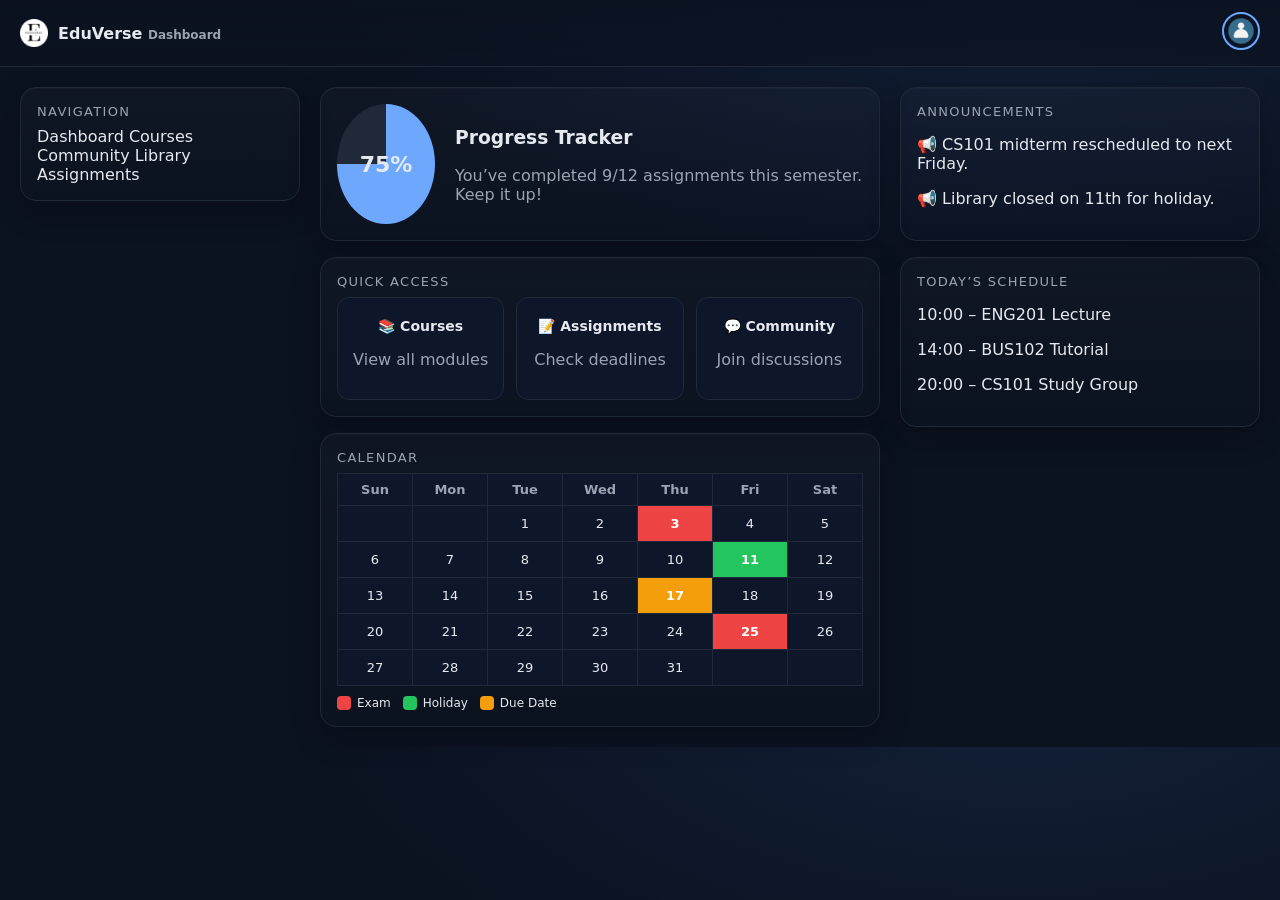
<file: Project/EduVerse/index.html>
<!DOCTYPE html>
<html lang="en">
<head>
  <meta charset="utf-8" />
  <meta name="viewport" content="width=device-width, initial-scale=1" />
  <title>EduVerse • Dashboard</title>
  <style>
    :root {
      --bg: #0b1220;
      --card: #101828;
      --muted: #9aa4b2;
      --text: #e6e9ef;
      --accent: #6ea8fe;
      --accent-2: #22c55e;
      --border: #1f2937;
      --radius: 16px;
    }
    body {
      margin:0; font-family: ui-sans-serif,system-ui,-apple-system,Segoe UI,Roboto,Inter,Arial;
      background: radial-gradient(1200px 600px at 80% -10%, #13213a 0%, #0b1220 60%), var(--bg);
      color:var(--text);
    }
    a{color:inherit;text-decoration:none}
    .container{display:grid; grid-template-columns:280px 1fr 360px; gap:20px; padding:20px; max-width:1400px; margin:0 auto;}
    header {
      position:sticky; top:0; z-index:10; backdrop-filter: blur(10px);
      background: linear-gradient(180deg, rgba(11,18,32,.9), rgba(11,18,32,.6));
      border-bottom:1px solid var(--border);
    }
    .topbar{max-width:1400px; margin:0 auto; padding:12px 20px; display:flex; align-items:center; gap:14px;}
    .logo{display:flex; align-items:center; gap:10px; font-weight:800;}
    .logo-img{width:28px;height:28px;object-fit:contain}
    .actions{margin-left:auto}
    .profile-img{width:34px;height:34px;border-radius:50%;border:2px solid var(--accent);cursor:pointer}

    /* Cards */
    .card{
      background:linear-gradient(180deg, rgba(255,255,255,.02), rgba(255,255,255,.0));
      border:1px solid var(--border); border-radius: var(--radius); padding:16px;
      box-shadow: 0 10px 30px rgba(0,0,0,.25), inset 0 1px 0 rgba(255,255,255,.02);
    }
    .col{display:flex; flex-direction:column; gap:16px}
    .section-title{font-size:13px; color:var(--muted); text-transform:uppercase; margin-bottom:8px; letter-spacing:.1em}

    /* Progress Circle */
    .progress-circle {
      width:120px;height:120px;border-radius:50%;
      background:conic-gradient(var(--accent) calc(var(--progress)*1%), #1f2937 0);
      display:flex; align-items:center; justify-content:center;
      font-size:22px; font-weight:bold;
    }

    /* Small boxes (widgets) */
    .widgets {display:grid; grid-template-columns:repeat(3,1fr); gap:12px;}
    .widget-box {
      background:#0e1629; border:1px solid var(--border); border-radius:12px; padding:14px; text-align:center; cursor:pointer;
      transition:.2s;
    }
    .widget-box:hover {background:#13223c;}
    .widget-box h4{margin:6px 0 4px; font-size:14px}

    /* Calendar */
    .calendar {width:100%; border-collapse:collapse; text-align:center; font-size:13px;}
    .calendar th {
      padding:8px; background:#0e1629; border:1px solid var(--border); color:var(--muted);
    }
    .calendar td {
      padding:10px; border:1px solid var(--border); background:#0e1629; min-width:40px;
    }
    .calendar .exam {background:#ef4444;color:white;font-weight:bold}
    .calendar .holiday {background:#22c55e;color:white;font-weight:bold}
    .calendar .due {background:#f59e0b;color:white;font-weight:bold}

    .legend {display:flex; gap:12px; margin-top:10px; font-size:12px;}
    .legend span {display:inline-flex; align-items:center; gap:6px;}
    .legend-box {width:14px;height:14px; border-radius:4px;}
    .legend-exam {background:#ef4444;}
    .legend-holiday {background:#22c55e;}
    .legend-due {background:#f59e0b;}
  </style>
</head>
<body>

<header>
  <div class="topbar">
    <div class="logo">
      <img src="eduverse-applogo.png" alt="EduVerse Logo" class="logo-img" />
      <div>EduVerse <span style="font-size:12px;color:var(--muted)">Dashboard</span></div>
    </div>
    <div class="actions">
      <img src="profile.png" alt="Profile" class="profile-img" />
    </div>
  </div>
</header>

<main class="container">
  <!-- SIDEBAR -->
  <aside class="col">
    <div class="card">
      <div class="section-title">Navigation</div>
      <a class="item" href="#">Dashboard</a>
      <a class="item" href="#">Courses</a>
      <a class="item" href="#">Community</a>
      <a class="item" href="#">Library</a>
      <a class="item" href="#">Assignments</a>
    </div>
  </aside>

  <!-- MIDDLE -->
  <section class="col">
    <div class="card" style="display:flex; gap:20px; align-items:center">
      <div class="progress-circle" style="--progress:75">75%</div>
      <div>
        <h3>Progress Tracker</h3>
        <p style="color:var(--muted)">You’ve completed 9/12 assignments this semester. Keep it up!</p>
      </div>
    </div>

    <div class="card">
      <div class="section-title">Quick Access</div>
      <div class="widgets">
        <div class="widget-box">
          <h4>📚 Courses</h4>
          <p style="color:var(--muted)">View all modules</p>
        </div>
        <div class="widget-box">
          <h4>📝 Assignments</h4>
          <p style="color:var(--muted)">Check deadlines</p>
        </div>
        <div class="widget-box">
          <h4>💬 Community</h4>
          <p style="color:var(--muted)">Join discussions</p>
        </div>
      </div>
    </div>

    <div class="card">
      <div class="section-title">Calendar</div>
      <table class="calendar">
        <thead>
        <tr>
          <th>Sun</th><th>Mon</th><th>Tue</th><th>Wed</th><th>Thu</th><th>Fri</th><th>Sat</th>
        </tr>
        </thead>
        <tbody>
        <tr><td></td><td></td><td>1</td><td>2</td><td class="exam">3</td><td>4</td><td>5</td></tr>
        <tr><td>6</td><td>7</td><td>8</td><td>9</td><td>10</td><td class="holiday">11</td><td>12</td></tr>
        <tr><td>13</td><td>14</td><td>15</td><td>16</td><td class="due">17</td><td>18</td><td>19</td></tr>
        <tr><td>20</td><td>21</td><td>22</td><td>23</td><td>24</td><td class="exam">25</td><td>26</td></tr>
        <tr><td>27</td><td>28</td><td>29</td><td>30</td><td>31</td><td></td><td></td></tr>
        </tbody>
      </table>
      <div class="legend">
        <span><div class="legend-box legend-exam"></div> Exam</span>
        <span><div class="legend-box legend-holiday"></div> Holiday</span>
        <span><div class="legend-box legend-due"></div> Due Date</span>
      </div>
    </div>
  </section>

  <!-- RIGHT -->
  <aside class="col">
    <div class="card">
      <div class="section-title">Announcements</div>
      <p>📢 CS101 midterm rescheduled to next Friday.</p>
      <p>📢 Library closed on 11th for holiday.</p>
    </div>
    <div class="card">
      <div class="section-title">Today’s Schedule</div>
      <p>10:00 – ENG201 Lecture</p>
      <p>14:00 – BUS102 Tutorial</p>
      <p>20:00 – CS101 Study Group</p>
    </div>
  </aside>
</main>

</body>
</html>
</file>
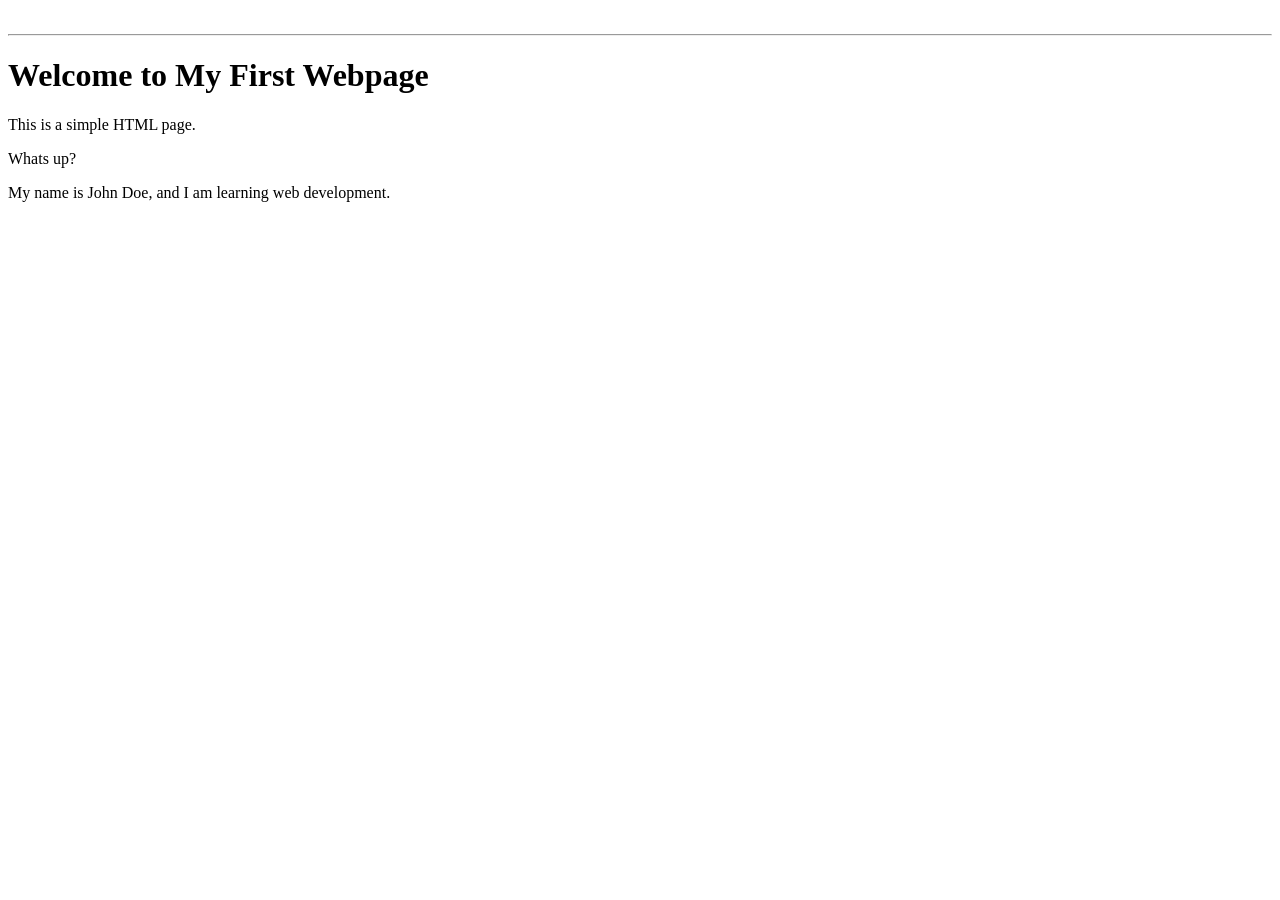
<file: Webpage/Test.html>
<!DOCTYPE html>
<html lang="en">
    <head>
        <meta charset="UTF-8">
        <meta name="keywords" content="HTML, CSS, JavaScript">
        <title>My First Webpage</title>
    </head>
    <body>
        <br>
        <hr>
        <h1>Welcome to My First Webpage</h1>
        <p>This is a simple HTML page.</p>
        <p>Whats up?</p>
        <p>My name is John Doe, and I am learning web development.</p>
    </body>
</html>
</file>
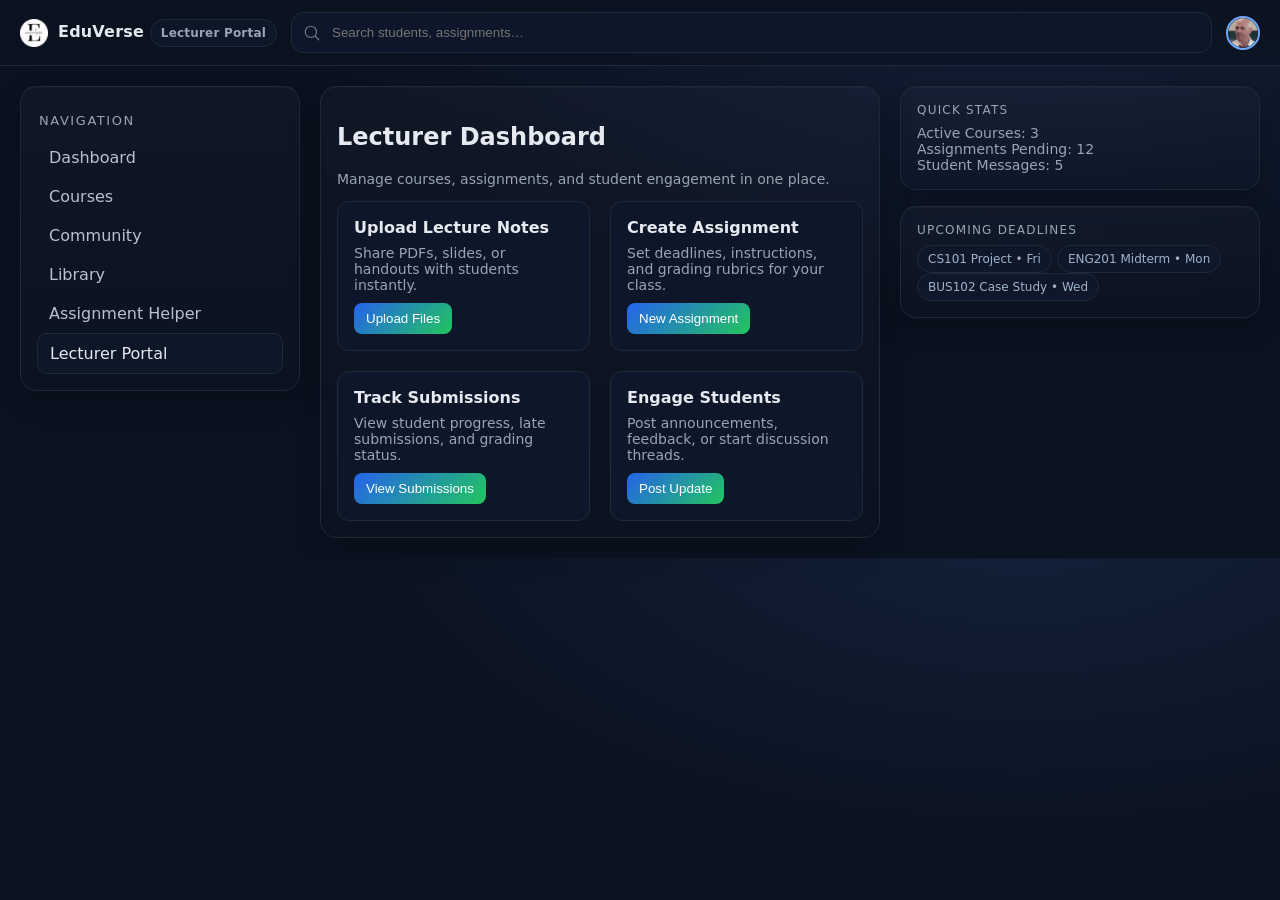
<file: Project/EduVerse/admin.html>
<!DOCTYPE html>
<html lang="en">
<head>
  <meta charset="utf-8" />
  <meta name="viewport" content="width=device-width, initial-scale=1" />
  <title>EduVerse • Lecturer Portal</title>
  <style>
    :root {
      --bg: #0b1220;
      --card: #101828;
      --muted: #9aa4b2;
      --text: #e6e9ef;
      --accent: #6ea8fe;
      --accent-2: #22c55e;
      --border: #1f2937;
      --chip: #0f172a;
      --warn: #f59e0b;
      --danger: #ef4444;
      --radius: 16px;
    }
    *{box-sizing:border-box}
    body{
      margin:0; font-family: ui-sans-serif,system-ui,-apple-system,Segoe UI,Roboto,Inter,Arial;
      background: radial-gradient(1200px 600px at 80% -10%, #13213a 0%, #0b1220 60%), var(--bg);
      color:var(--text);
    }
    a{color:inherit;text-decoration:none}
    .container{display:grid; grid-template-columns:280px 1fr 360px; gap:20px; padding:20px; max-width:1400px; margin:0 auto;}
    header{
      position:sticky; top:0; z-index:10; backdrop-filter: blur(10px);
      background: linear-gradient(180deg, rgba(11,18,32,.9), rgba(11,18,32,.6));
      border-bottom:1px solid var(--border);
    }
    .topbar{
      max-width:1400px; margin:0 auto; padding:12px 20px; display:flex; align-items:center; gap:14px;
    }
    .logo{
      display:flex; align-items:center; gap:10px; font-weight:800; letter-spacing:.2px;
    }
    .logo-img {
      width: 28px;
      height: 28px;
      object-fit: contain;
    }
    .search{
      flex:1; position:relative;
    }
    .search input{
      width:100%; background:#0e1629; color:var(--text);
      border:1px solid var(--border); border-radius:12px; padding:12px 42px 12px 40px; outline:none;
    }
    .icon{position:absolute; left:12px; top:50%; transform:translateY(-50%); opacity:.7}
    .actions{display:flex; gap:10px; align-items:center}
    .profile-img {
      width: 34px;
      height: 34px;
      border-radius: 50%;
      border: 2px solid var(--accent);
      cursor: pointer;
    }
    .chip{
      display:inline-flex; align-items:center; gap:8px; padding:6px 10px; border-radius:999px;
      background:#0e1728; border:1px solid var(--border); color:var(--muted); font-size:12px;
    }

    /* Cards & columns */
    .card{
      background:linear-gradient(180deg, rgba(255,255,255,.02), rgba(255,255,255,.0));
      border:1px solid var(--border); border-radius: var(--radius); padding:16px;
      box-shadow: 0 10px 30px rgba(0,0,0,.25), inset 0 1px 0 rgba(255,255,255,.02);
    }
    .col{display:flex; flex-direction:column; gap:16px}

    /* Sidebar left */
    .nav .item{display:flex; align-items:center; gap:12px; padding:10px 12px; border-radius:10px; color:#b8c1cc}
    .nav .item.active, .nav .item:hover{background:#0e1728; color:var(--text); border:1px solid var(--border)}
    .section-title{font-size:13px; color:var(--muted); letter-spacing:.12em; text-transform:uppercase; margin:10px 2px}

    /* Lecturer Dashboard */
    .portal-area{display:grid; grid-template-columns:1fr 1fr; gap:20px}
    .portal-card{background:#0e1629; border:1px solid var(--border); border-radius:12px; padding:16px}
    .portal-card h3{margin:0 0 8px; font-size:16px}
    .portal-card p{margin:0 0 10px; color:var(--muted); font-size:14px}
    .portal-card button{
      background:linear-gradient(135deg, #2563eb, #22c55e);
      border:none; border-radius:8px; padding:8px 12px; color:white; cursor:pointer;
    }

    /* Right column widgets */
    .mini-title{font-size:12px; color:var(--muted); margin-bottom:8px; text-transform:uppercase; letter-spacing:.1em}
    .pill{display:inline-flex; align-items:center; gap:6px; background:#0f172a; border:1px solid var(--border); padding:6px 10px; border-radius:999px; color:#9fb3c8; font-size:12px}

    /* Responsive */
    @media (max-width: 1100px){
      .container{grid-template-columns:1fr; padding:14px}
      .portal-area{grid-template-columns:1fr}
      .rightcol{order:-1}
    }
  </style>
</head>
<body>

<header>
  <div class="topbar">
    <div class="logo">
      <img src="eduverse-applogo.png" alt="EduVerse Logo" class="logo-img" />
      <div>EduVerse <span class="chip">Lecturer Portal</span></div>
    </div>
    <div class="search">
      <svg class="icon" width="18" height="18" viewBox="0 0 24 24" fill="none"><path d="M21 21l-4.3-4.3M10.5 18a7.5 7.5 0 1 1 0-15 7.5 7.5 0 0 1 0 15z" stroke="#9aa4b2" stroke-width="1.6" stroke-linecap="round"/></svg>
      <input type="search" placeholder="Search students, assignments…" />
    </div>
    <div class="actions">
      <img src="lecturer-profile.png" alt="Lecturer Profile" class="profile-img" />
    </div>
  </div>
</header>

<main class="container">
  <!-- LEFT SIDEBAR -->
  <aside class="col">
    <div class="card nav">
      <div class="section-title">Navigation</div>
      <a class="item" href="#">Dashboard</a>
      <a class="item" href="#"><span>Courses</span></a>
      <a class="item" href="#"><span>Community</span></a>
      <a class="item" href="#"><span>Library</span></a>
      <a class="item" href="#"><span>Assignment Helper</span></a>
      <a class="item active" href="#"><span>Lecturer Portal</span></a>
    </div>
  </aside>

  <!-- MIDDLE COLUMN (LECTURER DASHBOARD) -->
  <section class="col">
    <div class="card">
      <h2>Lecturer Dashboard</h2>
      <p style="color:var(--muted); font-size:14px">Manage courses, assignments, and student engagement in one place.</p>
      <div class="portal-area">
        <div class="portal-card">
          <h3>Upload Lecture Notes</h3>
          <p>Share PDFs, slides, or handouts with students instantly.</p>
          <button>Upload Files</button>
        </div>
        <div class="portal-card">
          <h3>Create Assignment</h3>
          <p>Set deadlines, instructions, and grading rubrics for your class.</p>
          <button>New Assignment</button>
        </div>
        <div class="portal-card">
          <h3>Track Submissions</h3>
          <p>View student progress, late submissions, and grading status.</p>
          <button>View Submissions</button>
        </div>
        <div class="portal-card">
          <h3>Engage Students</h3>
          <p>Post announcements, feedback, or start discussion threads.</p>
          <button>Post Update</button>
        </div>
      </div>
    </div>
  </section>

  <!-- RIGHT COLUMN -->
  <aside class="col rightcol">
    <div class="card">
      <div class="mini-title">Quick Stats</div>
      <p style="margin:0; font-size:14px; color:var(--muted)">Active Courses: 3</p>
      <p style="margin:0; font-size:14px; color:var(--muted)">Assignments Pending: 12</p>
      <p style="margin:0; font-size:14px; color:var(--muted)">Student Messages: 5</p>
    </div>
    <div class="card">
      <div class="mini-title">Upcoming Deadlines</div>
      <div class="pill">CS101 Project • Fri</div>
      <div class="pill">ENG201 Midterm • Mon</div>
      <div class="pill">BUS102 Case Study • Wed</div>
    </div>
  </aside>
</main>

</body>
</html>
</file>
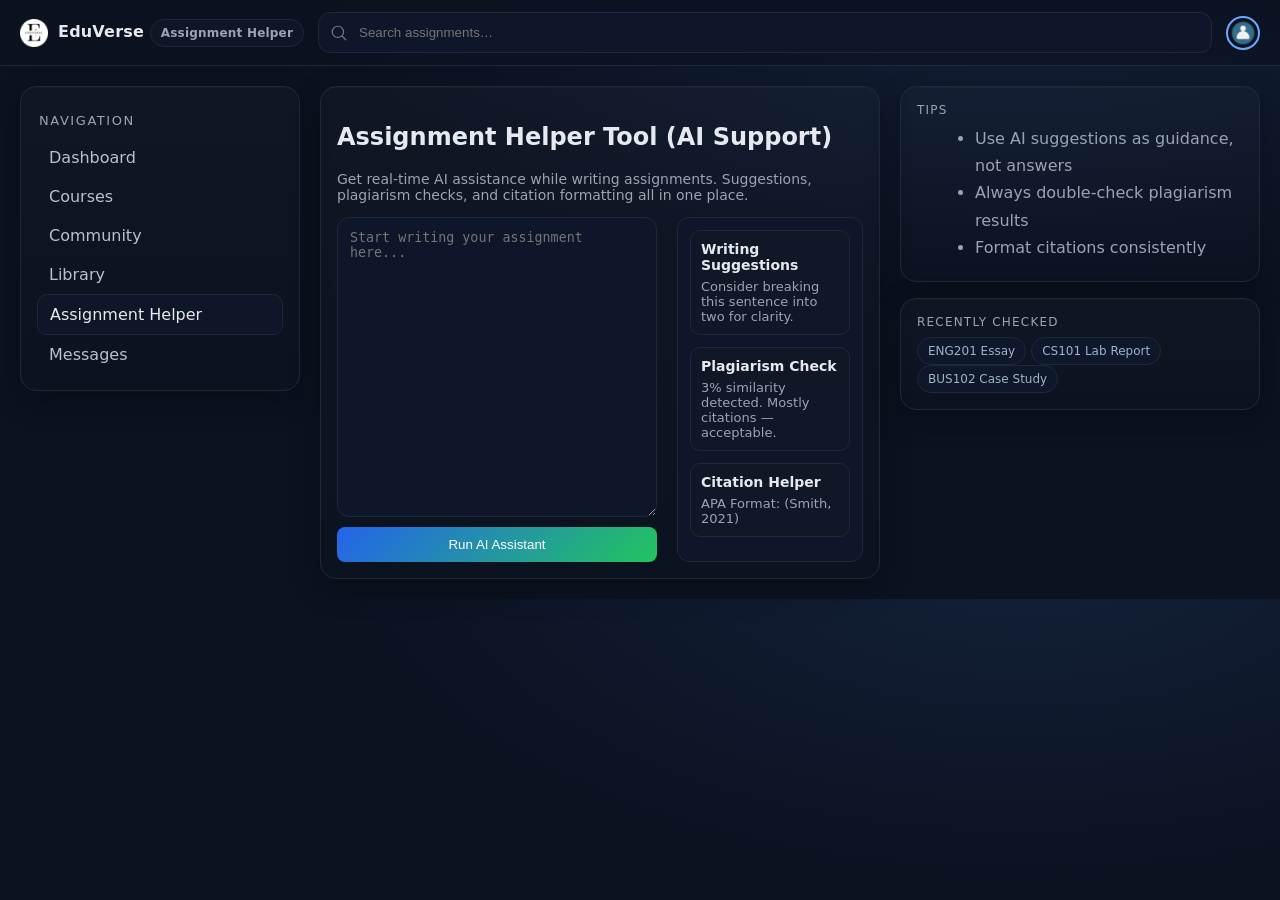
<file: Project/EduVerse/Assignment.html>
<!DOCTYPE html>
<html lang="en">
<head>
  <meta charset="utf-8" />
  <meta name="viewport" content="width=device-width, initial-scale=1" />
  <title>EduVerse • Assignment Helper</title>
  <style>
    :root {
      --bg: #0b1220;
      --card: #101828;
      --muted: #9aa4b2;
      --text: #e6e9ef;
      --accent: #6ea8fe;
      --accent-2: #22c55e;
      --border: #1f2937;
      --chip: #0f172a;
      --warn: #f59e0b;
      --danger: #ef4444;
      --radius: 16px;
    }
    *{box-sizing:border-box}
    body{
      margin:0; font-family: ui-sans-serif,system-ui,-apple-system,Segoe UI,Roboto,Inter,Arial;
      background: radial-gradient(1200px 600px at 80% -10%, #13213a 0%, #0b1220 60%), var(--bg);
      color:var(--text);
    }
    a{color:inherit;text-decoration:none}
    .container{display:grid; grid-template-columns:280px 1fr 360px; gap:20px; padding:20px; max-width:1400px; margin:0 auto;}
    header{
      position:sticky; top:0; z-index:10; backdrop-filter: blur(10px);
      background: linear-gradient(180deg, rgba(11,18,32,.9), rgba(11,18,32,.6));
      border-bottom:1px solid var(--border);
    }
    .topbar{
      max-width:1400px; margin:0 auto; padding:12px 20px; display:flex; align-items:center; gap:14px;
    }
    .logo{
      display:flex; align-items:center; gap:10px; font-weight:800; letter-spacing:.2px;
    }
    .logo-img {
      width: 28px;
      height: 28px;
      object-fit: contain;
    }
    .search{
      flex:1; position:relative;
    }
    .search input{
      width:100%; background:#0e1629; color:var(--text);
      border:1px solid var(--border); border-radius:12px; padding:12px 42px 12px 40px; outline:none;
    }
    .icon{position:absolute; left:12px; top:50%; transform:translateY(-50%); opacity:.7}
    .actions{display:flex; gap:10px; align-items:center}
    .profile-img {
      width: 34px;
      height: 34px;
      border-radius: 50%;
      border: 2px solid var(--accent);
      cursor: pointer;
    }
    .chip{
      display:inline-flex; align-items:center; gap:8px; padding:6px 10px; border-radius:999px;
      background:#0e1728; border:1px solid var(--border); color:var(--muted); font-size:12px;
    }

    /* Cards & columns */
    .card{
      background:linear-gradient(180deg, rgba(255,255,255,.02), rgba(255,255,255,.0));
      border:1px solid var(--border); border-radius: var(--radius); padding:16px;
      box-shadow: 0 10px 30px rgba(0,0,0,.25), inset 0 1px 0 rgba(255,255,255,.02);
    }
    .col{display:flex; flex-direction:column; gap:16px}

    /* Sidebar left */
    .nav .item{display:flex; align-items:center; gap:12px; padding:10px 12px; border-radius:10px; color:#b8c1cc}
    .nav .item.active, .nav .item:hover{background:#0e1728; color:var(--text); border:1px solid var(--border)}
    .section-title{font-size:13px; color:var(--muted); letter-spacing:.12em; text-transform:uppercase; margin:10px 2px}

    /* Assignment Helper */
    .helper-area{display:flex; gap:20px}
    .editor{
      flex:2; display:flex; flex-direction:column;
    }
    .editor textarea{
      flex:1; min-height:300px; background:#0e1629; color:var(--text);
      border:1px solid var(--border); border-radius:12px; padding:12px; resize:vertical;
    }
    .editor button{
      margin-top:10px; background:linear-gradient(135deg, #2563eb, #22c55e);
      border:none; border-radius:8px; padding:10px; color:white; cursor:pointer;
    }
    .assistant-panel{
      flex:1; background:#0e1629; border:1px solid var(--border); border-radius:12px; padding:12px;
      display:flex; flex-direction:column; gap:12px;
    }
    .assistant-section{background:#101828; border:1px solid var(--border); border-radius:10px; padding:10px}
    .assistant-section h4{margin:0 0 6px; font-size:14px}
    .assistant-section p{margin:0; font-size:13px; color:var(--muted)}

    /* Right column widgets */
    .mini-title{font-size:12px; color:var(--muted); margin-bottom:8px; text-transform:uppercase; letter-spacing:.1em}
    .pill{display:inline-flex; align-items:center; gap:6px; background:#0f172a; border:1px solid var(--border); padding:6px 10px; border-radius:999px; color:#9fb3c8; font-size:12px}

    /* Responsive */
    @media (max-width: 1100px){
      .container{grid-template-columns:1fr; padding:14px}
      .rightcol{order:-1}
      .helper-area{flex-direction:column}
    }
  </style>
</head>
<body>

<header>
  <div class="topbar">
    <div class="logo">
      <img src="eduverse-applogo.png" alt="EduVerse Logo" class="logo-img" />
      <div>EduVerse <span class="chip">Assignment Helper</span></div>
    </div>
    <div class="search">
      <svg class="icon" width="18" height="18" viewBox="0 0 24 24" fill="none"><path d="M21 21l-4.3-4.3M10.5 18a7.5 7.5 0 1 1 0-15 7.5 7.5 0 0 1 0 15z" stroke="#9aa4b2" stroke-width="1.6" stroke-linecap="round"/></svg>
      <input type="search" placeholder="Search assignments…" />
    </div>
    <div class="actions">
      <img src="profile.png" alt="User Profile" class="profile-img" />
    </div>
  </div>
</header>

<main class="container">
  <!-- LEFT SIDEBAR -->
  <aside class="col">
    <div class="card nav">
      <div class="section-title">Navigation</div>
      <a class="item" href="#">Dashboard</a>
      <a class="item" href="#"><span>Courses</span></a>
      <a class="item" href="#"><span>Community</span></a>
      <a class="item" href="#"><span>Library</span></a>
      <a class="item active" href="#"><span>Assignment Helper</span></a>
      <a class="item" href="#">Messages</a>
    </div>
  </aside>

  <!-- MIDDLE COLUMN (ASSIGNMENT HELPER TOOL) -->
  <section class="col">
    <div class="card">
      <h2>Assignment Helper Tool (AI Support)</h2>
      <p style="color:var(--muted); font-size:14px">Get real-time AI assistance while writing assignments. Suggestions, plagiarism checks, and citation formatting all in one place.</p>
      <div class="helper-area">
        <!-- Writing editor -->
        <div class="editor">
          <textarea placeholder="Start writing your assignment here..."></textarea>
          <button>Run AI Assistant</button>
        </div>
        <!-- AI Assistant panel -->
        <div class="assistant-panel">
          <div class="assistant-section">
            <h4>Writing Suggestions</h4>
            <p>Consider breaking this sentence into two for clarity.</p>
          </div>
          <div class="assistant-section">
            <h4>Plagiarism Check</h4>
            <p>3% similarity detected. Mostly citations — acceptable.</p>
          </div>
          <div class="assistant-section">
            <h4>Citation Helper</h4>
            <p>APA Format: (Smith, 2021)</p>
          </div>
        </div>
      </div>
    </div>
  </section>

  <!-- RIGHT COLUMN -->
  <aside class="col rightcol">
    <div class="card">
      <div class="mini-title">Tips</div>
      <ul style="margin:0 0 4px 18px; color:var(--muted); line-height:1.7">
        <li>Use AI suggestions as guidance, not answers</li>
        <li>Always double-check plagiarism results</li>
        <li>Format citations consistently</li>
      </ul>
    </div>
    <div class="card">
      <div class="mini-title">Recently Checked</div>
      <div class="pill">ENG201 Essay</div>
      <div class="pill">CS101 Lab Report</div>
      <div class="pill">BUS102 Case Study</div>
    </div>
  </aside>
</main>

</body>
</html>
</file>
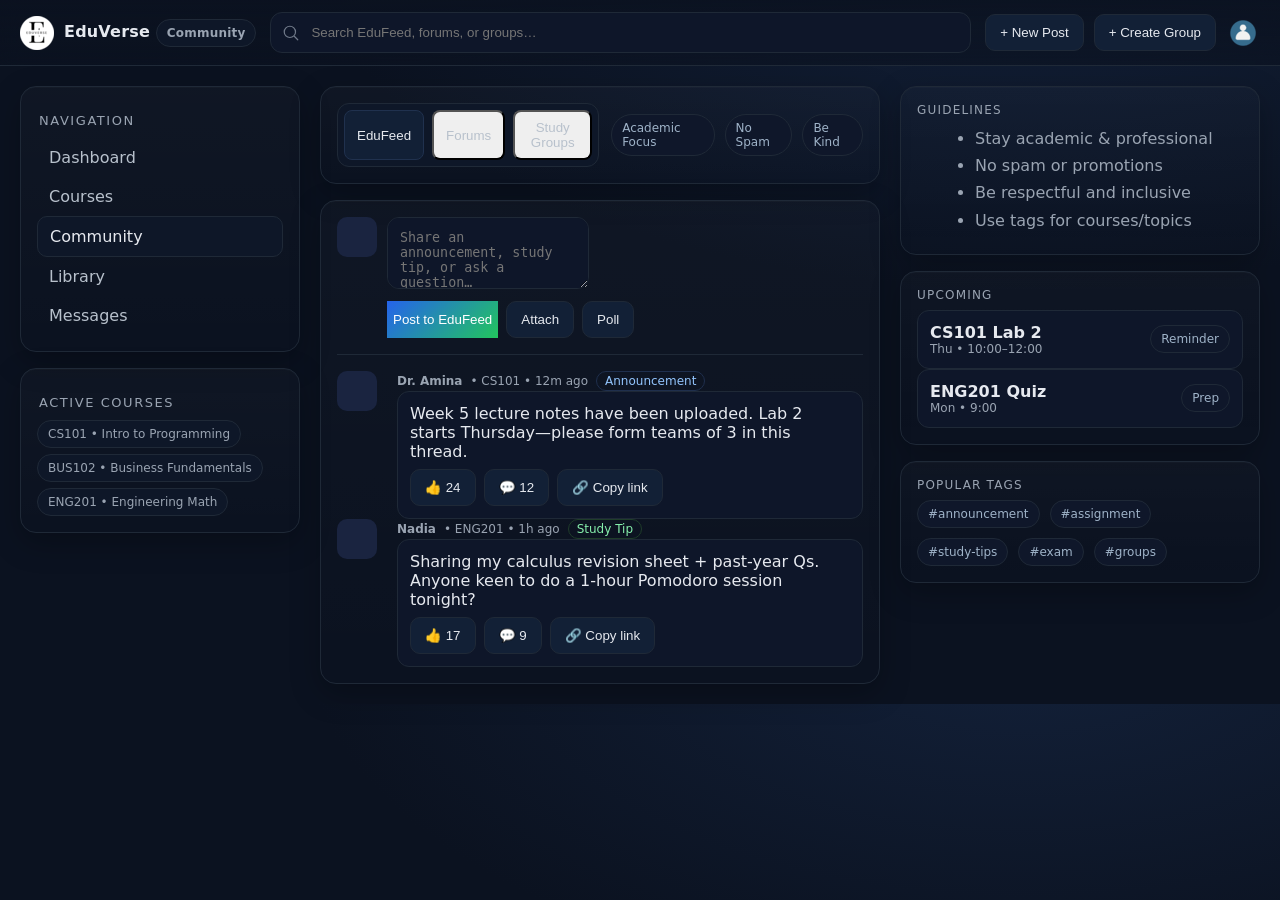
<file: Project/EduVerse/Courses.html>
<!DOCTYPE html>
<html lang="en">
<head>
  <meta charset="utf-8" />
  <meta name="viewport" content="width=device-width, initial-scale=1" />
  <title>EduVerse • Community</title>
  <style>
    :root{
      --bg: #0b1220;
      --card: #101828;
      --muted: #9aa4b2;
      --text: #e6e9ef;
      --accent: #6ea8fe;
      --accent-2: #22c55e;
      --border: #1f2937;
      --chip: #0f172a;
      --warn: #f59e0b;
      --danger: #ef4444;
      --radius: 16px;
    }
    *{box-sizing:border-box}
    body{
      margin:0; font-family: ui-sans-serif,system-ui,-apple-system,Segoe UI,Roboto,Inter,Arial;
      background: radial-gradient(1200px 600px at 80% -10%, #13213a 0%, #0b1220 60%), var(--bg);
      color:var(--text);
    }
    a{color:inherit;text-decoration:none}
    .container{display:grid; grid-template-columns:280px 1fr 360px; gap:20px; padding:20px; max-width:1400px; margin:0 auto;}
    header{
      position:sticky; top:0; z-index:10; backdrop-filter: blur(10px);
      background: linear-gradient(180deg, rgba(11,18,32,.9), rgba(11,18,32,.6));
      border-bottom:1px solid var(--border);
    }
    .topbar{
      max-width:1400px; margin:0 auto; padding:12px 20px; display:flex; align-items:center; gap:14px;
    }
    .logo{
      display:flex; align-items:center; gap:10px; font-weight:800; letter-spacing:.2px;
    }
    .logo-badge{
      width:34px; height:34px; border-radius:10px; display:grid; place-items:center;
      background: linear-gradient(135deg, #2563eb, #22c55e);
      box-shadow: 0 10px 28px rgba(37,99,235,.35);
      font-weight:900;
    }
    .search{
      flex:1; position:relative;
    }
    .search input{
      width:100%; background:#0e1629; color:var(--text);
      border:1px solid var(--border); border-radius:12px; padding:12px 42px 12px 40px; outline:none;
    }
    .icon{position:absolute; left:12px; top:50%; transform:translateY(-50%); opacity:.7}
    .actions{display:flex; gap:10px; align-items:center}
    .btn{
      background:#122036; border:1px solid var(--border); color:var(--text);
      padding:10px 14px; border-radius:10px; cursor:pointer; transition:.2s;
    }
    .btn:hover{transform:translateY(-1px); border-color:#2a3b59}
    .btn-primary{background:linear-gradient(135deg, #2563eb, #22c55e); border:none; color:white}
    .btn-danger{background:linear-gradient(135deg, #ef4444, #f59e0b); border:none;}
    .chip{
      display:inline-flex; align-items:center; gap:8px; padding:6px 10px; border-radius:999px;
      background:#0e1728; border:1px solid var(--border); color:var(--muted); font-size:12px;
    }

    /* Cards & columns */
    .card{
      background:linear-gradient(180deg, rgba(255,255,255,.02), rgba(255,255,255,.0));
      border:1px solid var(--border); border-radius: var(--radius); padding:16px;
      box-shadow: 0 10px 30px rgba(0,0,0,.25), inset 0 1px 0 rgba(255,255,255,.02);
    }
    .col{display:flex; flex-direction:column; gap:16px}

    /* Sidebar left */
    .nav .item{display:flex; align-items:center; gap:12px; padding:10px 12px; border-radius:10px; color:#b8c1cc}
    .nav .item.active, .nav .item:hover{background:#0e1728; color:var(--text); border:1px solid var(--border)}
    .section-title{font-size:13px; color:var(--muted); letter-spacing:.12em; text-transform:uppercase; margin:10px 2px}

    /* Tabs */
    .tabs{display:flex; gap:8px; padding:6px; background:#0e1728; border:1px solid var(--border); border-radius:12px; width:max-content}
    .tab{padding:8px 12px; border-radius:8px; color:#b8c1cc; cursor:pointer}
    .tab.active{background:#122036; color:var(--text); border:1px solid #20314e}
    .tabpanes > section{display:none}
    .tabpanes > section.active{display:block}

    /* Feed */
    .composer{display:flex; gap:10px; align-items:flex-start}
    .avatar{width:40px; height:40px; border-radius:10px; background:#1a2440}
    .composer textarea{
      flex:1; background:#0e1629; color:var(--text); border:1px solid var(--border); border-radius:12px; padding:12px; min-height:72px; resize:vertical;
    }
    .feed .post{display:grid; grid-template-columns:48px 1fr; gap:12px}
    .post .meta{display:flex; align-items:center; gap:8px; color:var(--muted); font-size:12px}
    .post .bubble{background:#0e1629; border:1px solid var(--border); padding:12px; border-radius:12px}
    .post .tag{font-size:12px; color:#93c5fd; border:1px solid #1f2f4d; padding:2px 8px; border-radius:999px}
    .post-actions{display:flex; gap:8px; margin-top:8px}
    .spacer{height:6px}

    /* Forums */
    .forum-list .thread{
      display:grid; grid-template-columns:1fr auto; gap:10px; align-items:center; padding:12px; border:1px solid var(--border);
      border-radius:12px; background:#0e1629;
    }
    .thread .title{font-weight:600}
    .thread .meta{color:var(--muted); font-size:12px}

    /* Groups */
    .group{display:flex; align-items:center; justify-content:space-between; padding:12px; border:1px solid var(--border); border-radius:12px; background:#0e1629}
    .group .name{font-weight:600}
    .group .desc{color:var(--muted); font-size:12px}
    .group .right{display:flex; align-items:center; gap:10px}

    /* Right column widgets */
    .mini-title{font-size:12px; color:var(--muted); margin-bottom:8px; text-transform:uppercase; letter-spacing:.1em}
    .pill{display:inline-flex; align-items:center; gap:6px; background:#0f172a; border:1px solid var(--border); padding:6px 10px; border-radius:999px; color:#9fb3c8; font-size:12px}

    /* Modal */
    .modal{
      position:fixed; inset:0; display:none; place-items:center; background:rgba(3,7,18,.6); backdrop-filter: blur(6px); z-index:50;
    }
    .modal.open{display:grid}
    .modal .dialog{
      width:min(520px, 92vw); background:#0f172a; border:1px solid var(--border); border-radius:16px; padding:16px;
      box-shadow: 0 20px 50px rgba(0,0,0,.45);
    }
    .row{display:flex; gap:10px}
    .row input, .row textarea, .row select{
      width:100%; background:#0b1426; border:1px solid var(--border); color:var(--text); border-radius:10px; padding:10px;
    }

    /* Responsive */
    @media (max-width: 1100px){
      .container{grid-template-columns:1fr; padding:14px}
      .rightcol{order:-1}
    }
  </style>
</head>
<body>

<header>
  <div class="topbar">
    <div class="logo">
      <img src="eduverse-applogo.png" alt="EduVerse Logo" class="logo-img" />
      <div>EduVerse <span class="chip">Community</span></div>
    </div>
    <div class="search">
      <svg class="icon" width="18" height="18" viewBox="0 0 24 24" fill="none"><path d="M21 21l-4.3-4.3M10.5 18a7.5 7.5 0 1 1 0-15 7.5 7.5 0 0 1 0 15z" stroke="#9aa4b2" stroke-width="1.6" stroke-linecap="round"/></svg>
      <input type="search" placeholder="Search EduFeed, forums, or groups…" />
    </div>
    <div class="actions">
      <button class="btn" id="btnNewPost">+ New Post</button>
      <button class="btn" id="btnNewGroup">+ Create Group</button>
      <img src="profile.png" alt="User Profile" class="profile-img">
    </div>
  </div>
</header>

<main class="container">
  <!-- LEFT SIDEBAR -->
  <aside class="col">
    <div class="card nav">
      <div class="section-title">Navigation</div>
      <a class="item" href="#">Dashboard</a>
      <a class="item" href="#"><span>Courses</span></a>
      <a class="item active" href="#"><span>Community</span></a>
      <a class="item" href="#">Library</a>
      <a class="item" href="#">Messages</a>
    </div>

    <div class="card">
      <div class="section-title">Active Courses</div>
      <div class="chip">CS101 • Intro to Programming</div>
      <div class="spacer"></div>
      <div class="chip">BUS102 • Business Fundamentals</div>
      <div class="spacer"></div>
      <div class="chip">ENG201 • Engineering Math</div>
    </div>
  </aside>

  <!-- MIDDLE COLUMN (TABS) -->
  <section class="col">
    <div class="card" style="display:flex; align-items:center; justify-content:space-between; gap:12px;">
      <div class="tabs" role="tablist" aria-label="Community sections">
        <button class="tab active" role="tab" aria-selected="true" data-tab="feed">EduFeed</button>
        <button class="tab" role="tab" aria-selected="false" data-tab="forums">Forums</button>
        <button class="tab" role="tab" aria-selected="false" data-tab="groups">Study Groups</button>
      </div>
      <div class="row">
        <span class="pill">Academic Focus</span>
        <span class="pill">No Spam</span>
        <span class="pill">Be Kind</span>
      </div>
    </div>

    <div class="tabpanes">

      <!-- FEED -->
      <section id="pane-feed" class="card feed active" aria-labelledby="feed">
        <div class="composer">
          <div class="avatar"></div>
          <div style="flex:1">
            <textarea placeholder="Share an announcement, study tip, or ask a question…"></textarea>
            <div style="display:flex; gap:8px; margin-top:8px;">
              <button class="btn-primary">Post to EduFeed</button>
              <button class="btn">Attach</button>
              <button class="btn">Poll</button>
            </div>
          </div>
        </div>
        <hr style="border:0; border-top:1px solid var(--border); margin:16px 0" />

        <!-- Post 1 -->
        <article class="post">
          <div class="avatar"></div>
          <div>
            <div class="meta"><strong>Dr. Amina</strong> • CS101 • 12m ago <span class="tag">Announcement</span></div>
            <div class="bubble">
              Week 5 lecture notes have been uploaded. Lab 2 starts Thursday—please form teams of 3 in this thread.
              <div class="post-actions">
                <button class="btn">👍 24</button>
                <button class="btn">💬 12</button>
                <button class="btn">🔗 Copy link</button>
              </div>
            </div>
          </div>
        </article>

        <!-- Post 2 -->
        <article class="post">
          <div class="avatar"></div>
          <div>
            <div class="meta"><strong>Nadia</strong> • ENG201 • 1h ago <span class="tag" style="color:#86efac;border-color:#1f3d2a">Study Tip</span></div>
            <div class="bubble">
              Sharing my calculus revision sheet + past-year Qs. Anyone keen to do a 1-hour Pomodoro session tonight?
              <div class="post-actions">
                <button class="btn">👍 17</button>
                <button class="btn">💬 9</button>
                <button class="btn">🔗 Copy link</button>
              </div>
            </div>
          </div>
        </article>
      </section>

      <!-- FORUMS -->
      <section id="pane-forums" class="card forum-list" aria-labelledby="forums">
        <div class="row" style="margin-bottom:10px">
          <select aria-label="Select course">
            <option>CS101 • Intro to Programming</option>
            <option>BUS102 • Business Fundamentals</option>
            <option>ENG201 • Engineering Math</option>
          </select>
          <input placeholder="Search threads…" />
          <button class="btn-primary">+ New Thread</button>
        </div>

        <div class="thread">
          <div>
            <div class="title">Assignment 2 Q&A: functions, loops, and edge cases</div>
            <div class="meta">Started by <strong>Farid</strong> • 43 replies • Updated 5m ago</div>
          </div>
          <div><span class="pill">CS101</span></div>
        </div>

        <div class="thread">
          <div>
            <div class="title">Exam Revision: common runtime errors and debugging tips</div>
            <div class="meta">Started by <strong>Lina</strong> • 21 replies • Updated 1h ago</div>
          </div>
          <div><span class="pill">CS101</span></div>
        </div>

        <div class="thread">
          <div>
            <div class="title">Project Teams Finder – post your interests here</div>
            <div class="meta">Started by <strong>Akash</strong> • 58 replies • Updated 2h ago</div>
          </div>
          <div><span class="pill">All Courses</span></div>
        </div>
      </section>

      <!-- GROUPS -->
      <section id="pane-groups" class="card">
        <div class="row" style="justify-content:space-between; align-items:center; margin-bottom:10px">
          <div class="mini-title">Your Study Groups</div>
          <div class="row"><button class="btn-primary" id="openCreateGroup">+ Create Study Group</button></div>
        </div>

        <div class="group">
          <div>
            <div class="name">CS101 • Python Basics Circle</div>
            <div class="desc">Meets Tue/Thu 8pm • 12 members</div>
          </div>
          <div class="right">
            <button class="btn">Open Chat</button>
            <button class="btn">Schedule</button>
          </div>
        </div>

        <div class="group">
          <div>
            <div class="name">ENG201 • Calculus Sprint</div>
            <div class="desc">Weekend problem set practice • 8 members</div>
          </div>
          <div class="right">
            <button class="btn">Open Chat</button>
            <button class="btn">Schedule</button>
          </div>
        </div>

        <div class="group">
          <div>
            <div class="name">BUS102 • Case Study Crew</div>
            <div class="desc">Fri 5pm campus library • 10 members</div>
          </div>
          <div class="right">
            <button class="btn">Open Chat</button>
            <button class="btn">Schedule</button>
          </div>
        </div>
      </section>

    </div>
  </section>

  <!-- RIGHT COLUMN -->
  <aside class="col rightcol">
    <div class="card">
      <div class="mini-title">Guidelines</div>
      <ul style="margin:0 0 4px 18px; color:var(--muted); line-height:1.7">
        <li>Stay academic & professional</li>
        <li>No spam or promotions</li>
        <li>Be respectful and inclusive</li>
        <li>Use tags for courses/topics</li>
      </ul>
    </div>

    <div class="card">
      <div class="mini-title">Upcoming</div>
      <div class="group">
        <div>
          <div class="name">CS101 Lab 2</div>
          <div class="desc">Thu • 10:00–12:00</div>
        </div>
        <span class="pill">Reminder</span>
      </div>
      <div class="group">
        <div>
          <div class="name">ENG201 Quiz</div>
          <div class="desc">Mon • 9:00</div>
        </div>
        <span class="pill">Prep</span>
      </div>
    </div>

    <div class="card">
      <div class="mini-title">Popular Tags</div>
      <div class="row" style="flex-wrap:wrap">
        <span class="pill">#announcement</span>
        <span class="pill">#assignment</span>
        <span class="pill">#study-tips</span>
        <span class="pill">#exam</span>
        <span class="pill">#groups</span>
      </div>
    </div>
  </aside>
</main>

<!-- CREATE GROUP MODAL -->
<div class="modal" id="modalGroup">
  <div class="dialog">
    <div style="display:flex; align-items:center; justify-content:space-between; margin-bottom:10px">
      <h3 style="margin:0">Create Study Group</h3>
      <button class="btn btn-danger" id="closeGroup">Close</button>
    </div>
    <div class="row" style="margin-bottom:10px">
      <input id="gName" placeholder="Group name e.g., CS101 • Python Basics Circle" />
    </div>
    <div class="row" style="margin-bottom:10px">
      <textarea id="gDesc" rows="3" placeholder="Description e.g., Meets Tue/Thu 8pm • goal: finish Lab 2"></textarea>
    </div>
    <div class="row" style="margin-bottom:10px">
      <select id="gCourse">
        <option value="CS101">CS101</option>
        <option value="BUS102">BUS102</option>
        <option value="ENG201">ENG201</option>
      </select>
      <input id="gSize" type="number" min="2" max="50" value="10" placeholder="Max members" />
    </div>
    <div class="row" style="justify-content:flex-end">
      <button class="btn" id="resetGroup">Reset</button>
      <button class="btn-primary" id="saveGroup">Create Group</button>
    </div>
  </div>
</div>

<!-- NEW POST MODAL -->
<div class="modal" id="modalPost">
  <div class="dialog">
    <div style="display:flex; align-items:center; justify-content:space-between; margin-bottom:10px">
      <h3 style="margin:0">New EduFeed Post</h3>
      <button class="btn btn-danger" id="closePost">Close</button>
    </div>
    <div class="row" style="margin-bottom:10px">
      <input id="pTitle" placeholder="Post title (optional)" />
    </div>
    <div class="row" style="margin-bottom:10px">
      <textarea id="pBody" rows="4" placeholder="Write your announcement, question, or study tip…"></textarea>
    </div>
    <div class="row" style="justify-content:flex-end">
      <button class="btn" id="resetPost">Reset</button>
      <button class="btn-primary" id="publishPost">Publish</button>
    </div>
  </div>
</div>

<script>
  // Tab switching
  const tabs = document.querySelectorAll('.tab');
  const panes = {
    feed: document.getElementById('pane-feed'),
    forums: document.getElementById('pane-forums'),
    groups: document.getElementById('pane-groups')
  };
  tabs.forEach(t=>{
    t.addEventListener('click', ()=>{
      tabs.forEach(x=>{x.classList.remove('active'); x.setAttribute('aria-selected','false')});
      t.classList.add('active'); t.setAttribute('aria-selected','true');
      Object.values(panes).forEach(p=>p.classList.remove('active'));
      panes[t.dataset.tab].classList.add('active');
    });
  });

  // Modals
  const modalGroup = document.getElementById('modalGroup');
  const openCreateGroup = document.getElementById('openCreateGroup');
  const closeGroup = document.getElementById('closeGroup');
  const saveGroup = document.getElementById('saveGroup');
  const resetGroup = document.getElementById('resetGroup');
  const gName = document.getElementById('gName');
  const gDesc = document.getElementById('gDesc');
  const gCourse = document.getElementById('gCourse');
  const gSize = document.getElementById('gSize');

  openCreateGroup?.addEventListener('click', ()=> modalGroup.classList.add('open'));
  closeGroup?.addEventListener('click', ()=> modalGroup.classList.remove('open'));
  modalGroup?.addEventListener('click', (e)=>{ if(e.target===modalGroup) modalGroup.classList.remove('open'); });
  resetGroup?.addEventListener('click', ()=>{ gName.value=''; gDesc.value=''; gSize.value=10; gCourse.value='CS101'; });

  saveGroup?.addEventListener('click', ()=>{
    const name = gName.value.trim();
    const desc = gDesc.value.trim() || 'New group created';
    if(!name){ alert('Please enter a group name.'); return; }
    const container = document.querySelector('#pane-groups');
    const div = document.createElement('div');
    div.className = 'group';
    div.innerHTML = `
      <div>
        <div class="name">${name}</div>
        <div class="desc">${desc}</div>
      </div>
      <div class="right">
        <button class="btn">Open Chat</button>
        <button class="btn">Schedule</button>
      </div>`;
    container.appendChild(div);
    modalGroup.classList.remove('open');
    resetGroup.click();
  });

  // New Post modal
  const modalPost = document.getElementById('modalPost');
  const btnNewPost = document.getElementById('btnNewPost');
  const closePost = document.getElementById('closePost');
  const resetPost = document.getElementById('resetPost');
  const publishPost = document.getElementById('publishPost');
  const pTitle = document.getElementById('pTitle');
  const pBody = document.getElementById('pBody');

  btnNewPost?.addEventListener('click', ()=> modalPost.classList.add('open'));
  closePost?.addEventListener('click', ()=> modalPost.classList.remove('open'));
  modalPost?.addEventListener('click', (e)=>{ if(e.target===modalPost) modalPost.classList.remove('open'); });
  resetPost?.addEventListener('click', ()=>{ pTitle.value=''; pBody.value=''; });

  publishPost?.addEventListener('click', ()=>{
    const body = pBody.value.trim();
    if(!body){ alert('Please write something to post.'); return; }
    const feed = document.querySelector('#pane-feed');
    const article = document.createElement('article');
    article.className = 'post';
    article.innerHTML = `
      <div class="avatar"></div>
      <div>
        <div class="meta"><strong>You</strong> • Just now <span class="tag">Post</span></div>
        <div class="bubble">
          ${pTitle.value ? `<strong>${pTitle.value}</strong><br/>` : ''}${body}
          <div class="post-actions">
            <button class="btn">👍 0</button>
            <button class="btn">💬 0</button>
            <button class="btn">🔗 Copy link</button>
          </div>
        </div>
      </div>`;
    // Insert after composer + hr
    const hr = feed.querySelector('hr');
    feed.insertBefore(article, hr.nextSibling);
    modalPost.classList.remove('open');
    resetPost.click();
  });
</script>
</body>
</html>
</file>
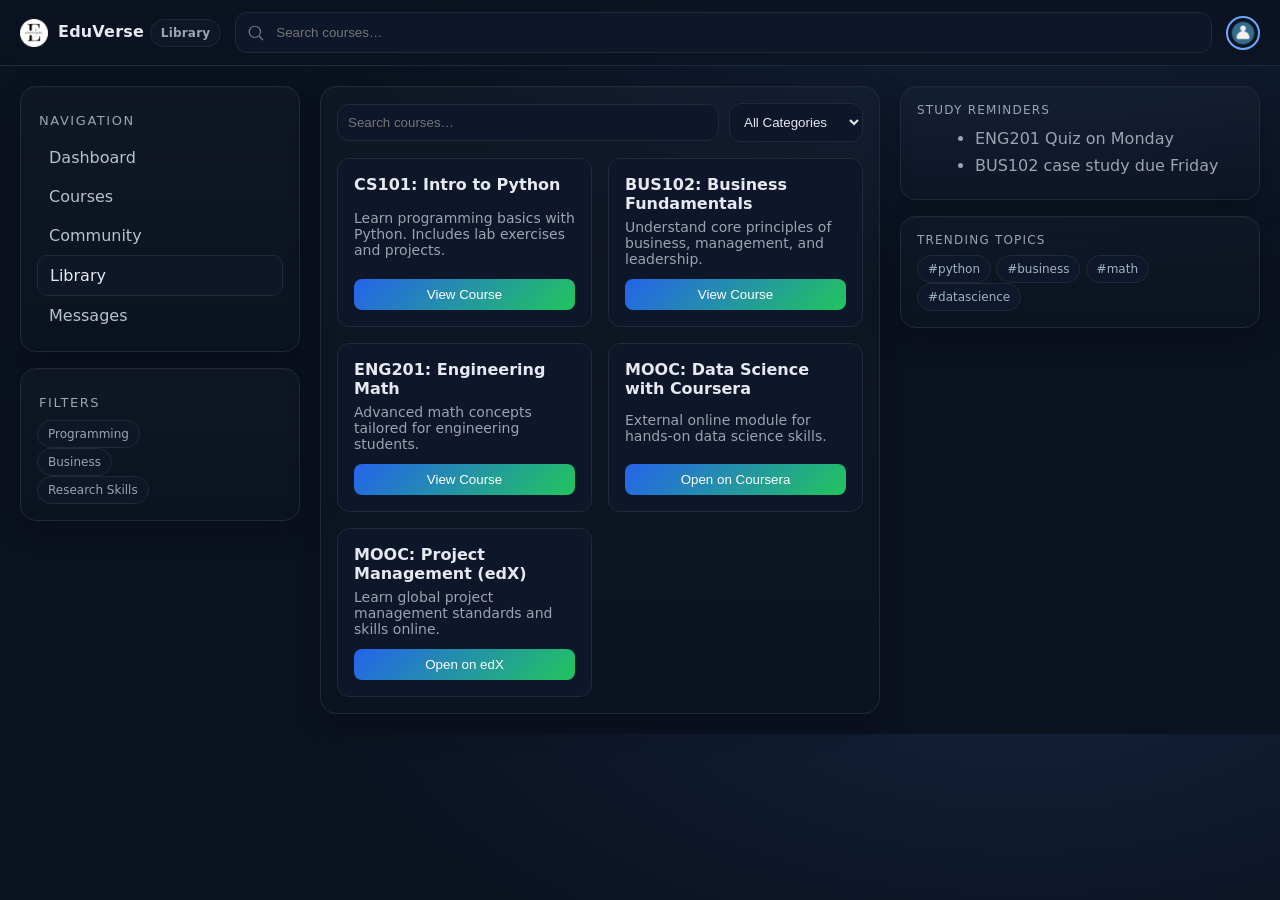
<file: Project/EduVerse/Library.html>
<!DOCTYPE html>
<html lang="en">
<head>
    <meta charset="utf-8" />
    <meta name="viewport" content="width=device-width, initial-scale=1" />
    <title>EduVerse • Course Library</title>
    <style>
        :root {
            --bg: #0b1220;
            --card: #101828;
            --muted: #9aa4b2;
            --text: #e6e9ef;
            --accent: #6ea8fe;
            --accent-2: #22c55e;
            --border: #1f2937;
            --chip: #0f172a;
            --warn: #f59e0b;
            --danger: #ef4444;
            --radius: 16px;
        }
        *{box-sizing:border-box}
        body{
            margin:0; font-family: ui-sans-serif,system-ui,-apple-system,Segoe UI,Roboto,Inter,Arial;
            background: radial-gradient(1200px 600px at 80% -10%, #13213a 0%, #0b1220 60%), var(--bg);
            color:var(--text);
        }
        a{color:inherit;text-decoration:none}
        .container{display:grid; grid-template-columns:280px 1fr 360px; gap:20px; padding:20px; max-width:1400px; margin:0 auto;}
        header{
            position:sticky; top:0; z-index:10; backdrop-filter: blur(10px);
            background: linear-gradient(180deg, rgba(11,18,32,.9), rgba(11,18,32,.6));
            border-bottom:1px solid var(--border);
        }
        .topbar{
            max-width:1400px; margin:0 auto; padding:12px 20px; display:flex; align-items:center; gap:14px;
        }
        .logo{
            display:flex; align-items:center; gap:10px; font-weight:800; letter-spacing:.2px;
        }
        .logo-img {
            width: 28px;
            height: 28px;
            object-fit: contain;
        }
        .search{
            flex:1; position:relative;
        }
        .search input{
            width:100%; background:#0e1629; color:var(--text);
            border:1px solid var(--border); border-radius:12px; padding:12px 42px 12px 40px; outline:none;
        }
        .icon{position:absolute; left:12px; top:50%; transform:translateY(-50%); opacity:.7}
        .actions{display:flex; gap:10px; align-items:center}
        .profile-img {
            width: 34px;
            height: 34px;
            border-radius: 50%;
            border: 2px solid var(--accent);
            cursor: pointer;
        }
        .chip{
            display:inline-flex; align-items:center; gap:8px; padding:6px 10px; border-radius:999px;
            background:#0e1728; border:1px solid var(--border); color:var(--muted); font-size:12px;
        }

        /* Cards & columns */
        .card{
            background:linear-gradient(180deg, rgba(255,255,255,.02), rgba(255,255,255,.0));
            border:1px solid var(--border); border-radius: var(--radius); padding:16px;
            box-shadow: 0 10px 30px rgba(0,0,0,.25), inset 0 1px 0 rgba(255,255,255,.02);
        }
        .col{display:flex; flex-direction:column; gap:16px}

        /* Sidebar left */
        .nav .item{display:flex; align-items:center; gap:12px; padding:10px 12px; border-radius:10px; color:#b8c1cc}
        .nav .item.active, .nav .item:hover{background:#0e1728; color:var(--text); border:1px solid var(--border)}
        .section-title{font-size:13px; color:var(--muted); letter-spacing:.12em; text-transform:uppercase; margin:10px 2px}

        /* Course library */
        .library-header{display:flex; gap:10px; align-items:center; margin-bottom:16px}
        .library-header input, .library-header select{
            background:#0e1629; border:1px solid var(--border); color:var(--text); border-radius:12px; padding:10px;
        }
        .course-grid{
            display:grid; grid-template-columns:repeat(auto-fill, minmax(240px,1fr)); gap:16px;
        }
        .course-card{
            background:#0e1629; border:1px solid var(--border); border-radius:12px; padding:16px; display:flex; flex-direction:column; justify-content:space-between;
        }
        .course-card h3{margin:0; font-size:16px}
        .course-card p{margin:6px 0 12px; color:var(--muted); font-size:14px}
        .course-card button{
            background:linear-gradient(135deg, #2563eb, #22c55e); border:none; border-radius:8px; padding:8px; color:white; cursor:pointer;
        }

        /* Right column widgets */
        .mini-title{font-size:12px; color:var(--muted); margin-bottom:8px; text-transform:uppercase; letter-spacing:.1em}
        .pill{display:inline-flex; align-items:center; gap:6px; background:#0f172a; border:1px solid var(--border); padding:6px 10px; border-radius:999px; color:#9fb3c8; font-size:12px}

        /* Responsive */
        @media (max-width: 1100px){
            .container{grid-template-columns:1fr; padding:14px}
            .rightcol{order:-1}
        }
    </style>
</head>
<body>

<header>
    <div class="topbar">
        <div class="logo">
            <img src="eduverse-applogo.png" alt="EduVerse Logo" class="logo-img" />
            <div>EduVerse <span class="chip">Library</span></div>
        </div>
        <div class="search">
            <svg class="icon" width="18" height="18" viewBox="0 0 24 24" fill="none"><path d="M21 21l-4.3-4.3M10.5 18a7.5 7.5 0 1 1 0-15 7.5 7.5 0 0 1 0 15z" stroke="#9aa4b2" stroke-width="1.6" stroke-linecap="round"/></svg>
            <input type="search" placeholder="Search courses…" />
        </div>
        <div class="actions">
            <img src="profile.png" alt="User Profile" class="profile-img" />
        </div>
    </div>
</header>

<main class="container">
    <!-- LEFT SIDEBAR -->
    <aside class="col">
        <div class="card nav">
            <div class="section-title">Navigation</div>
            <a class="item" href="#">Dashboard</a>
            <a class="item" href="#"><span>Courses</span></a>
            <a class="item" href="#"><span>Community</span></a>
            <a class="item active" href="#"><span>Library</span></a>
            <a class="item" href="#">Messages</a>
        </div>

        <div class="card">
            <div class="section-title">Filters</div>
            <div class="chip">Programming</div>
            <div class="spacer"></div>
            <div class="chip">Business</div>
            <div class="spacer"></div>
            <div class="chip">Research Skills</div>
        </div>
    </aside>

    <!-- MIDDLE COLUMN (COURSE LIBRARY) -->
    <section class="col">
        <div class="card">
            <div class="library-header">
                <input type="search" placeholder="Search courses…" style="flex:1" />
                <select>
                    <option>All Categories</option>
                    <option>Programming</option>
                    <option>Business</option>
                    <option>Math</option>
                    <option>Research Skills</option>
                </select>
            </div>
            <div class="course-grid">
                <div class="course-card">
                    <h3>CS101: Intro to Python</h3>
                    <p>Learn programming basics with Python. Includes lab exercises and projects.</p>
                    <button>View Course</button>
                </div>
                <div class="course-card">
                    <h3>BUS102: Business Fundamentals</h3>
                    <p>Understand core principles of business, management, and leadership.</p>
                    <button>View Course</button>
                </div>
                <div class="course-card">
                    <h3>ENG201: Engineering Math</h3>
                    <p>Advanced math concepts tailored for engineering students.</p>
                    <button>View Course</button>
                </div>
                <div class="course-card">
                    <h3>MOOC: Data Science with Coursera</h3>
                    <p>External online module for hands-on data science skills.</p>
                    <button>Open on Coursera</button>
                </div>
                <div class="course-card">
                    <h3>MOOC: Project Management (edX)</h3>
                    <p>Learn global project management standards and skills online.</p>
                    <button>Open on edX</button>
                </div>
            </div>
        </div>
    </section>

    <!-- RIGHT COLUMN -->
    <aside class="col rightcol">
        <div class="card">
            <div class="mini-title">Study Reminders</div>
            <ul style="margin:0 0 4px 18px; color:var(--muted); line-height:1.7">
                <li>ENG201 Quiz on Monday</li>
                <li>BUS102 case study due Friday</li>
            </ul>
        </div>
        <div class="card">
            <div class="mini-title">Trending Topics</div>
            <div class="row" style="flex-wrap:wrap">
                <span class="pill">#python</span>
                <span class="pill">#business</span>
                <span class="pill">#math</span>
                <span class="pill">#datascience</span>
            </div>
        </div>
    </aside>
</main>

</body>
</html>
</file>
